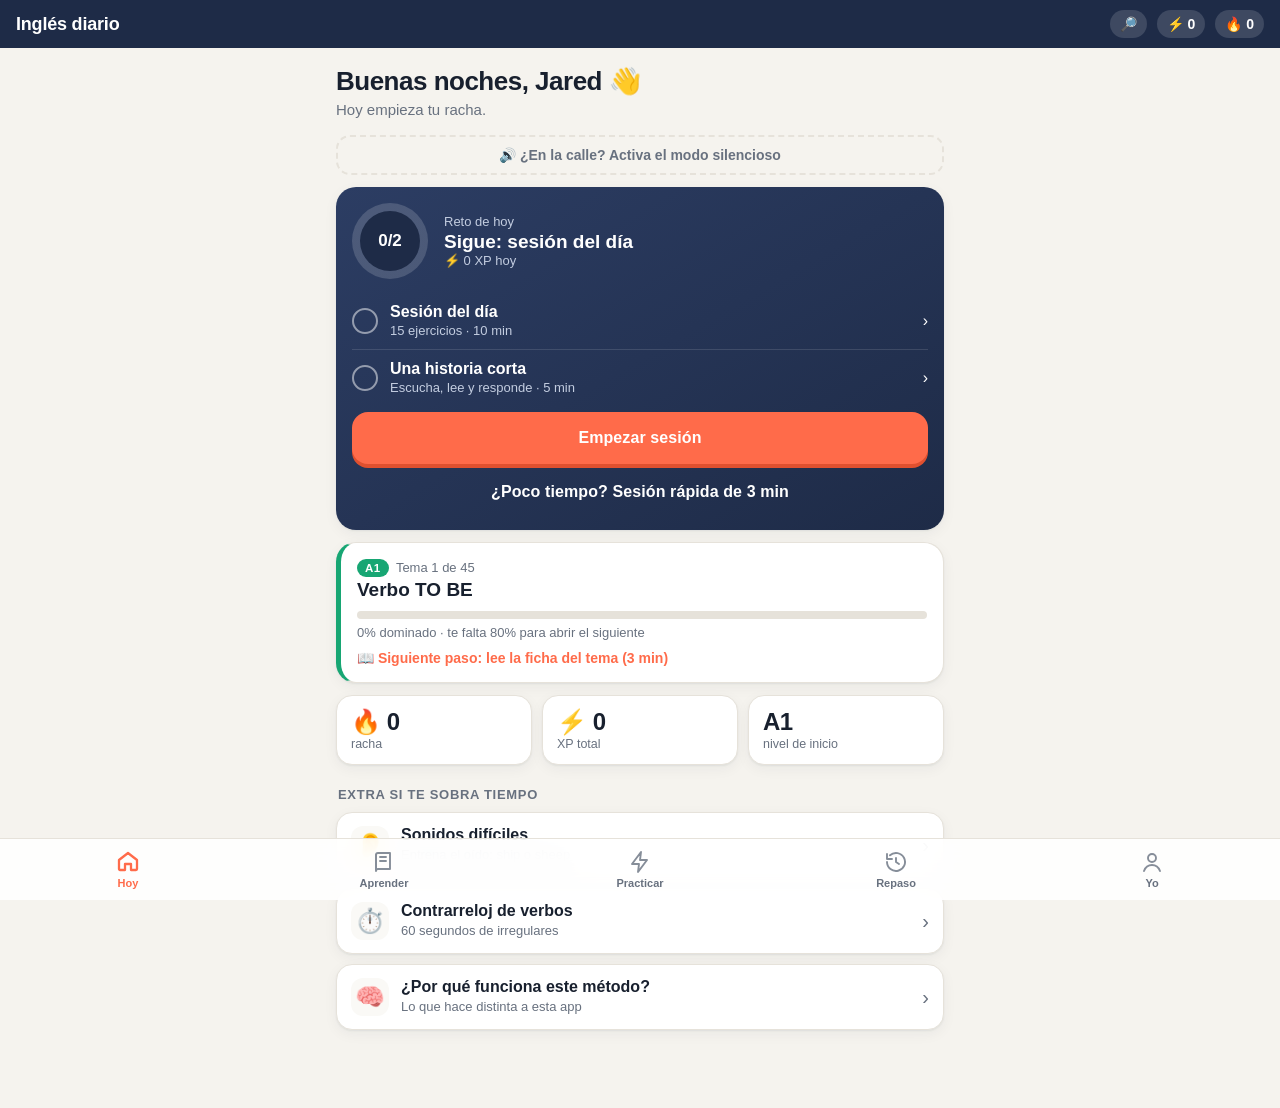
<file: index.html>
<!DOCTYPE html>
<html lang="es">
<head>
  <meta charset="utf-8">
  <meta name="viewport" content="width=device-width, initial-scale=1, viewport-fit=cover">
  <title>Inglés diario</title>
  <meta name="description" content="Práctica diaria de inglés personalizada: ejercicios mezclados, historias, dictado y speaking. Funciona sin internet.">
  <meta name="theme-color" content="#1e2b47">
  <meta name="apple-mobile-web-app-capable" content="yes">
  <meta name="mobile-web-app-capable" content="yes">
  <meta name="apple-mobile-web-app-status-bar-style" content="black-translucent">
  <meta name="apple-mobile-web-app-title" content="Inglés">
  <link rel="apple-touch-icon" href="apple-touch-icon.png">
  <link rel="icon" type="image/png" href="icon-192.png">
  <link rel="manifest" href="manifest.webmanifest">
  <link rel="stylesheet" href="styles.css">
</head>
<body>
  <header class="topbar">
    <button class="back" id="back" aria-label="Regresar" hidden>&larr;</button>
    <h1 id="title">Inglés diario</h1>
    <a class="pill" href="#/buscar" aria-label="Buscar" title="Buscar">🔎</a>
    <span class="pill" id="xp" title="XP de hoy">⚡ 0</span>
    <span class="pill" id="streak" title="Días seguidos">🔥 0</span>
  </header>

  <main id="view" tabindex="-1"></main>

  <nav class="tabs" aria-label="Secciones">
    <a href="#/" data-tab="home"><svg class="ico" viewBox="0 0 24 24" aria-hidden="true"><path d="M3 11l9-7 9 7v9a1 1 0 0 1-1 1h-5v-6H9v6H4a1 1 0 0 1-1-1z"/></svg>Hoy</a>
    <a href="#/aprender" data-tab="aprender"><svg class="ico" viewBox="0 0 24 24" aria-hidden="true"><path d="M4 5a2 2 0 0 1 2-2h12v16H6a2 2 0 0 0-2 2z"/><path d="M4 19V5"/><path d="M8 7h6M8 11h6"/></svg>Aprender</a>
    <a href="#/practicar" data-tab="practicar"><svg class="ico" viewBox="0 0 24 24" aria-hidden="true"><path d="M13 2L4 14h7l-1 8 9-12h-7z"/></svg>Practicar</a>
    <a href="#/repaso" data-tab="repaso"><svg class="ico" viewBox="0 0 24 24" aria-hidden="true"><path d="M3 12a9 9 0 1 0 3-6.7"/><path d="M3 4v5h5"/><path d="M12 8v4l3 2"/></svg>Repaso</a>
    <a href="#/progreso" data-tab="progreso"><svg class="ico" viewBox="0 0 24 24" aria-hidden="true"><circle cx="12" cy="8" r="4"/><path d="M4 21c1.5-4 4.5-6 8-6s6.5 2 8 6"/></svg>Yo</a>
  </nav>

  <div class="toast" id="toast" role="status" aria-live="polite"></div>

  <script src="data.js"></script>
  <script src="extra.js"></script>
  <script src="a1.js"></script>
  <script src="errors.js"></script>
  <script src="a2.js"></script>
  <script src="b1.js"></script>
  <script src="b2.js"></script>
  <script src="dict.js"></script>
  <script src="content.js"></script>
  <script src="app.js"></script>
</body>
</html>
</file>
<file: styles.css>
/* Inglés diario · v4 · sistema visual */
:root {
  --bg: #f5f3ee;
  --card: #ffffff;
  --card-2: #faf9f6;
  --ink: #18202e;
  --muted: #68717f;
  --line: #e6e2da;
  --navy: #1e2b47;
  --navy-2: #2c3d63;
  --accent: #ff6b4a;
  --accent-d: #e0502f;
  --accent-soft: #ffe7df;
  --good: #22a06b;
  --good-d: #188055;
  --good-soft: #dcf5e9;
  --bad: #e04848;
  --bad-d: #b83434;
  --bad-soft: #fde3e3;
  --gold: #f5b800;
  --shadow: 0 1px 2px rgba(20, 30, 50, .06), 0 4px 14px rgba(20, 30, 50, .05);
  --radius: 20px;
  --tab-h: 62px;
  font-family: -apple-system, BlinkMacSystemFont, "SF Pro Text", "Segoe UI", Roboto, sans-serif;
  color-scheme: light dark;
}
@media (prefers-color-scheme: dark) {
  :root {
    --bg: #0f141d; --card: #182030; --card-2: #1c2536; --ink: #edf0f5; --muted: #9ba5b6; --line: #2a3446;
    --navy: #0b1220; --navy-2: #24324f; --accent-soft: #3b2720; --good-soft: #163428; --bad-soft: #3d1f23;
    --shadow: 0 1px 2px rgba(0, 0, 0, .3);
  }
}
* { box-sizing: border-box; -webkit-tap-highlight-color: transparent; }
html, body { margin: 0; background: var(--bg); color: var(--ink); }
html.big body { zoom: 1.12; }
body { min-height: 100vh; padding-bottom: calc(var(--tab-h) + env(safe-area-inset-bottom)); -webkit-font-smoothing: antialiased; }
button { cursor: pointer; }
:focus-visible { outline: 3px solid var(--accent); outline-offset: 2px; }
@media (prefers-reduced-motion: reduce) { * { transition: none !important; animation: none !important; } }

/* Barra superior */
.topbar { position: sticky; top: 0; z-index: 6; display: flex; align-items: center; gap: 10px;
  padding: calc(10px + env(safe-area-inset-top)) 16px 10px; background: var(--navy); color: #fff; }
.topbar h1 { flex: 1; margin: 0; font-size: 18px; font-weight: 750; letter-spacing: -.2px; white-space: nowrap; overflow: hidden; text-overflow: ellipsis; }
.back { background: none; border: 0; color: #fff; font-size: 24px; min-width: 40px; min-height: 40px; margin-left: -8px; }
.pill { background: rgba(255, 255, 255, .14); padding: 6px 10px; border-radius: 999px; font-weight: 750; font-size: 14px; white-space: nowrap; }

main { padding: 16px; max-width: 640px; margin: 0 auto; outline: none; }

/* Pestañas */
.tabs { position: fixed; left: 0; right: 0; bottom: 0; z-index: 6; display: grid; grid-template-columns: repeat(5, 1fr);
  height: calc(var(--tab-h) + env(safe-area-inset-bottom)); padding-bottom: env(safe-area-inset-bottom);
  background: color-mix(in srgb, var(--card) 88%, transparent); backdrop-filter: blur(14px); -webkit-backdrop-filter: blur(14px);
  border-top: 1px solid var(--line); }
.tabs a { display: flex; flex-direction: column; align-items: center; justify-content: center; gap: 3px; color: var(--muted);
  text-decoration: none; font-size: 11px; font-weight: 650; }
.tabs a .ico { font-size: 21px; line-height: 1; filter: grayscale(1); opacity: .7; transition: .15s; }
.tabs a.active { color: var(--accent); }
.tabs a.active .ico { filter: none; opacity: 1; transform: translateY(-1px); }

/* Modo enfoque (ejercicios) */
body.focus .topbar, body.focus .tabs { display: none; }
body.focus { padding-bottom: 0; }
body.focus main { padding-top: calc(12px + env(safe-area-inset-top)); padding-bottom: 240px; }
.ex-top { display: flex; align-items: center; gap: 12px; margin-bottom: 18px; }
.ex-top .progress { flex: 1; height: 12px; }
.x { border: 0; background: none; color: var(--muted); font-size: 22px; min-width: 40px; min-height: 40px; margin-left: -8px; }
.xp-pill { font-weight: 800; color: var(--gold); font-size: 15px; white-space: nowrap; }
.ex-kind { font-size: 13px; font-weight: 750; text-transform: uppercase; letter-spacing: .6px; color: var(--accent); margin-bottom: 6px; }
.ex-kind .again-tag { color: var(--muted); text-transform: none; letter-spacing: 0; font-weight: 600; }
.prompt { font-size: 23px; font-weight: 750; line-height: 1.3; letter-spacing: -.3px; margin: 2px 0 6px; }
.prompt-es { color: var(--muted); font-size: 16px; margin: 0 0 16px; }

/* Barra de acción inferior */
.actionbar { position: fixed; left: 0; right: 0; bottom: 0; z-index: 8; background: var(--bg);
  border-top: 1px solid var(--line); padding: 12px 16px calc(14px + env(safe-area-inset-bottom)); transition: background .2s; }
.actionbar.empty { display: none; }
.actionbar.ok { background: var(--good-soft); border-color: transparent; }
.actionbar.no { background: var(--bad-soft); border-color: transparent; }
.ab-in { max-width: 640px; margin: 0 auto; }
.fb-title { font-size: 20px; font-weight: 800; margin-bottom: 6px; }
.actionbar.ok .fb-title { color: var(--good-d); }
.actionbar.no .fb-title { color: var(--bad-d); }
@media (prefers-color-scheme: dark) { .actionbar.ok .fb-title { color: #5fd3a0; } .actionbar.no .fb-title { color: #ff8a8a; } }
.fb-body { font-size: 15px; line-height: 1.45; max-height: 34vh; overflow-y: auto; margin-bottom: 10px; }
.fb-tools { display: flex; gap: 8px; margin-bottom: 10px; flex-wrap: wrap; }
.tool { border: 0; background: rgba(127, 127, 127, .14); color: var(--ink); border-radius: 999px; padding: 7px 12px; font: inherit; font-size: 14px; font-weight: 650; }
.tool.on { background: var(--gold); color: #1b1b1b; }
.ab-btns { display: flex; gap: 10px; }
.ab-btns .btn { flex: 1; }
.rule { margin-top: 8px; padding: 8px 10px; border-radius: 10px; background: rgba(127, 127, 127, .1); font-size: 14px; }

/* Botones (con relieve) */
.btn { display: inline-flex; align-items: center; justify-content: center; gap: 6px; border: 0; border-radius: 16px;
  min-height: 52px; padding: 12px 16px; font: inherit; font-weight: 800; font-size: 16px; letter-spacing: .1px;
  background: var(--accent); color: #fff; width: 100%; text-decoration: none; box-shadow: 0 4px 0 var(--accent-d);
  transition: transform .06s, box-shadow .06s; }
.btn:active:not(:disabled) { transform: translateY(3px); box-shadow: 0 1px 0 var(--accent-d); }
.btn.secondary { background: var(--card); color: var(--ink); box-shadow: 0 0 0 1.5px var(--line) inset, 0 4px 0 var(--line); }
.btn.secondary:active:not(:disabled) { box-shadow: 0 0 0 1.5px var(--line) inset, 0 1px 0 var(--line); }
.btn.ghost { background: transparent; color: var(--accent); box-shadow: none; min-height: 44px; }
.btn.again { background: var(--bad); box-shadow: 0 4px 0 var(--bad-d); }
.btn.easy { background: var(--good); box-shadow: 0 4px 0 var(--good-d); }
.btn.good { background: var(--navy-2); box-shadow: 0 4px 0 var(--navy); }
.btn.sm { min-height: 44px; font-size: 14px; padding: 8px 10px; }
.btn:disabled { background: var(--line); color: var(--muted); box-shadow: none; cursor: default; }
.btns { display: grid; gap: 12px; grid-template-columns: repeat(auto-fit, minmax(100px, 1fr)); margin-top: 14px; }

/* Botones de audio */
.audio { display: flex; align-items: center; justify-content: center; gap: 14px; margin: 10px 0 20px; }
.play { width: 88px; height: 88px; border-radius: 26px; border: 0; background: var(--accent); color: #fff; font-size: 34px;
  box-shadow: 0 5px 0 var(--accent-d); }
.play:active { transform: translateY(3px); box-shadow: 0 2px 0 var(--accent-d); }
.play.slow { width: 60px; height: 60px; border-radius: 20px; font-size: 24px; background: var(--card); box-shadow: 0 0 0 1.5px var(--line) inset, 0 4px 0 var(--line); }

/* Tipografía */
h2 { font-size: 22px; margin: 4px 0 4px; letter-spacing: -.3px; }
h3 { font-size: 13px; margin: 22px 2px 10px; text-transform: uppercase; letter-spacing: .7px; color: var(--muted); font-weight: 750; }
p.sub { margin: 0 0 14px; color: var(--muted); font-size: 15px; line-height: 1.45; }
.muted { color: var(--muted); }
.small { font-size: 13px; }
.center { text-align: center; }
.acc { color: var(--accent); }
.t { font-weight: 700; }

/* Tarjetas y listas */
.card { background: var(--card); border-radius: var(--radius); padding: 16px; margin-bottom: 12px; box-shadow: var(--shadow); border: 1px solid var(--line); }
a.card { display: block; text-decoration: none; color: inherit; }
.hero { background: linear-gradient(150deg, var(--navy-2), var(--navy)); color: #fff; border: 0; }
.hero .muted { color: #c3cde0; }
.list { display: grid; gap: 10px; }
.row { display: flex; align-items: center; gap: 12px; text-decoration: none; color: inherit; background: var(--card);
  border: 1px solid var(--line); border-radius: 16px; padding: 13px 14px; width: 100%; text-align: left; font: inherit; min-height: 60px; box-shadow: var(--shadow); }
.row:active { transform: scale(.99); }
.row .emoji { font-size: 24px; width: 38px; height: 38px; display: grid; place-items: center; border-radius: 12px; background: var(--card-2); flex: none; }
.row .grow { flex: 1; min-width: 0; }
.row .d { color: var(--muted); font-size: 13px; margin-top: 2px; line-height: 1.35; }
.row .chev { color: var(--muted); font-size: 20px; }
.row.current { border: 2px solid var(--accent); }
.badge { background: var(--accent-soft); color: var(--accent); font-weight: 750; font-size: 13px; padding: 4px 9px; border-radius: 999px; white-space: nowrap; }
.badge.done { background: var(--good-soft); color: var(--good); }
.big-t { font-size: 19px; font-weight: 800; margin-top: 2px; }

/* Inicio */
.hello { font-size: 26px; font-weight: 800; letter-spacing: -.5px; margin: 2px 0 2px; }
.hero-grid { display: flex; align-items: center; gap: 16px; margin-bottom: 14px; }
.ring { --p: 0; width: 76px; height: 76px; border-radius: 50%; flex: none; display: grid; place-items: center;
  background: conic-gradient(var(--accent) calc(var(--p) * 1%), rgba(255, 255, 255, .16) 0); }
.ring > span { width: 60px; height: 60px; border-radius: 50%; background: var(--navy); display: grid; place-items: center; font-weight: 800; font-size: 17px; }
.task { display: flex; align-items: center; gap: 12px; padding: 10px 0; border-top: 1px solid rgba(255, 255, 255, .12); text-decoration: none; color: inherit; }
.task:first-of-type { border-top: 0; }
.task .grow { flex: 1; }
.task .check { width: 26px; height: 26px; border-radius: 50%; border: 2px solid rgba(255, 255, 255, .5); display: grid; place-items: center; font-size: 14px; flex: none; }
.task.ok .check { background: var(--good); border-color: var(--good); }
.task.ok b { text-decoration: line-through; opacity: .75; }
.hero .btn { margin-top: 6px; }
.notice { border: 2px solid var(--accent); }

.stats { display: grid; grid-template-columns: repeat(2, 1fr); gap: 10px; }
.stats.three { grid-template-columns: repeat(3, 1fr); }
.stat { background: var(--card); border: 1px solid var(--line); border-radius: 16px; padding: 12px 14px; box-shadow: var(--shadow); }
.stat b { display: block; font-size: 24px; letter-spacing: -.5px; }
.stat span { color: var(--muted); font-size: 12.5px; line-height: 1.3; display: block; }

/* Progreso */
.progress { height: 8px; background: var(--line); border-radius: 999px; overflow: hidden; }
.progress > span { display: block; height: 100%; background: var(--accent); border-radius: 999px; transition: width .35s; }
.hero .progress { background: rgba(255, 255, 255, .18); }
.progress.thin { height: 5px; margin-top: 8px; }
.progress.good > span { background: var(--good); }
.bars { display: grid; grid-template-columns: repeat(7, 1fr); gap: 8px; align-items: end; height: 120px; }
.bars div { display: flex; flex-direction: column; align-items: center; justify-content: flex-end; height: 100%; gap: 4px; font-size: 11px; color: var(--muted); }
.bars i { display: block; width: 100%; max-width: 30px; border-radius: 8px 8px 4px 4px; background: var(--accent); min-height: 4px; }
.bars i.zero { background: var(--line); }
.bars b { font-size: 11px; color: var(--ink); }
.cal { display: grid; grid-template-columns: repeat(7, 1fr); gap: 6px; }
.cal span { aspect-ratio: 1; border-radius: 9px; background: var(--line); display: grid; place-items: center; font-size: 11px; color: var(--muted); }
.cal span.part { background: var(--accent-soft); color: var(--accent); }
.cal span.full { background: var(--good); color: #fff; }

/* Unidades */
.unum { width: 38px; height: 38px; border-radius: 50%; display: grid; place-items: center; background: var(--accent-soft); color: var(--accent); font-weight: 800; flex: none; }
.unum.done { background: var(--good); color: #fff; }
ul.idea { margin: 10px 0 0; padding-left: 20px; }
ul.idea li { margin-bottom: 8px; font-size: 16px; line-height: 1.45; }

/* Opciones */
.opt { display: block; width: 100%; text-align: left; font: inherit; font-size: 17px; padding: 15px 16px; margin-bottom: 10px; min-height: 56px;
  border-radius: 16px; border: 2px solid var(--line); background: var(--card); color: var(--ink); box-shadow: 0 3px 0 var(--line); }
.opt:active { transform: translateY(2px); box-shadow: 0 1px 0 var(--line); }
.opt.right { border-color: var(--good); background: var(--good-soft); box-shadow: 0 3px 0 var(--good); }
.opt.wrong { border-color: var(--bad); background: var(--bad-soft); box-shadow: 0 3px 0 var(--bad); }
.opt:disabled { cursor: default; }
.feedback { padding: 12px 14px; border-radius: 14px; margin: 6px 0 12px; font-size: 15px; line-height: 1.45; }
.feedback.ok { background: var(--good-soft); }
.feedback.no { background: var(--bad-soft); }

/* Fichas para ordenar */
.built { min-height: 64px; border-bottom: 2px solid var(--line); padding: 8px 0; display: flex; flex-wrap: wrap; gap: 8px; align-items: center; margin-bottom: 18px; }
.built .ph { color: var(--muted); font-size: 14px; }
.tiles { display: flex; flex-wrap: wrap; gap: 9px; justify-content: center; }
.tile { font: inherit; font-size: 17px; font-weight: 650; padding: 10px 14px; border-radius: 14px; border: 2px solid var(--line); background: var(--card); color: var(--ink); box-shadow: 0 3px 0 var(--line); }
.tile:active { transform: translateY(2px); box-shadow: 0 1px 0 var(--line); }
.tile:disabled { color: transparent; background: var(--line); box-shadow: none; }

/* Texto */
input[type=text], input[type=search], textarea { width: 100%; font: inherit; font-size: 18px; padding: 15px; border-radius: 16px;
  border: 2px solid var(--line); background: var(--card); color: var(--ink); }
textarea { min-height: 110px; resize: vertical; font-size: 16px; }
input:focus, textarea:focus { outline: none; border-color: var(--accent); }
.hint-box { margin: 10px 0 0; font-size: 15px; color: var(--muted); letter-spacing: .5px; }
.diff { margin: 6px 0; font-size: 17px; line-height: 1.7; }
.diff span { padding: 1px 4px; border-radius: 6px; }
.diff .hit { background: rgba(34, 160, 107, .18); }
.diff .miss { background: rgba(224, 72, 72, .2); text-decoration: underline; }
.sol b { font-size: 17px; }

/* Tarjetas de memoria */
.flash { min-height: 270px; display: flex; flex-direction: column; justify-content: center; align-items: center; text-align: center;
  background: var(--card); border: 1px solid var(--line); border-radius: 26px; padding: 24px; cursor: pointer; user-select: none; box-shadow: var(--shadow); }
.flash .front { font-size: 30px; font-weight: 800; letter-spacing: -.5px; }
.flash .back { font-size: 22px; font-weight: 750; color: var(--accent); margin-top: 16px; }
.flash .note { font-size: 15px; color: var(--muted); margin-top: 10px; }
.flash .hint { font-size: 13px; color: var(--muted); margin-top: 18px; }
.speak { border: 0; background: var(--accent-soft); color: var(--accent); border-radius: 999px; padding: 9px 15px; font: inherit; font-weight: 750; margin-top: 14px; }
.speak.inline { margin: 4px 2px 0; padding: 5px 11px; font-size: 14px; }
.counter { display: flex; justify-content: space-between; color: var(--muted); font-size: 13px; margin-bottom: 8px; }

/* Chips */
.chips { display: flex; gap: 8px; flex-wrap: wrap; margin-bottom: 12px; }
.chip { border: 2px solid var(--line); background: var(--card); color: var(--ink); border-radius: 999px; padding: 8px 14px; font: inherit; font-size: 14.5px; font-weight: 650; min-height: 40px; }
.chip.on { background: var(--navy-2); color: #fff; border-color: var(--navy-2); }

/* Historias */
.story .line { padding: 11px 0; border-bottom: 1px solid var(--line); display: flex; flex-wrap: wrap; gap: 6px; align-items: baseline; }
.story .line:last-child { border-bottom: 0; }
.story .en { flex: 1; font-size: 17.5px; line-height: 1.5; cursor: pointer; }
.story .en.playing { color: var(--accent); }
.mini { border: 1.5px solid var(--line); background: transparent; color: var(--muted); border-radius: 9px; font-size: 12px; font-weight: 750; padding: 4px 8px; min-width: 34px; min-height: 30px; }
.mini.on { background: var(--gold); border-color: var(--gold); color: #1b1b1b; }
.story .es { width: 100%; color: var(--muted); font-size: 15px; }

/* Otros */
.big { font-size: 46px; font-weight: 850; text-align: center; letter-spacing: -1px; }
.timer { font-size: 58px; font-weight: 850; text-align: center; font-variant-numeric: tabular-nums; }
table { width: 100%; border-collapse: collapse; font-size: 14px; }
td, th { text-align: left; padding: 10px 6px; border-bottom: 1px solid var(--line); vertical-align: top; }
tr:last-child td { border-bottom: 0; }
th { color: var(--muted); font-weight: 650; font-size: 12px; text-transform: uppercase; letter-spacing: .4px; }
.phrases { display: flex; flex-wrap: wrap; gap: 8px; }
.phrases button { font: inherit; font-size: 15px; border: 1.5px solid var(--line); background: var(--card); color: var(--ink); border-radius: 12px; padding: 10px 12px; text-align: left; }
pre.report { white-space: pre-wrap; background: var(--card); border: 1px solid var(--line); border-radius: 16px; padding: 14px; font-size: 13px; line-height: 1.45; user-select: text; -webkit-user-select: text; }
.mistakes .row { min-height: 0; padding: 10px 12px; }
.setting { display: flex; align-items: center; justify-content: space-between; gap: 12px; padding: 12px 0; border-bottom: 1px solid var(--line); }
.setting:last-child { border-bottom: 0; }
.switch { width: 52px; height: 32px; border-radius: 999px; border: 0; background: var(--line); position: relative; flex: none; }
.switch::after { content: ""; position: absolute; top: 3px; left: 3px; width: 26px; height: 26px; border-radius: 50%; background: #fff; transition: .2s; box-shadow: 0 1px 3px rgba(0,0,0,.25); }
.switch.on { background: var(--good); }
.switch.on::after { left: 23px; }

/* Bienvenida */
.welcome { padding-top: 8px; }
.welcome .logo { font-size: 54px; text-align: center; }
.welcome h2 { text-align: center; font-size: 26px; }
.welcome label { display: block; font-weight: 750; margin: 20px 0 8px; }

/* Hoja modal */
.sheet-bg { position: fixed; inset: 0; z-index: 20; background: rgba(10, 15, 25, .45); display: flex; align-items: flex-end; animation: fade .15s; }
.sheet { width: 100%; max-width: 640px; margin: 0 auto; background: var(--card); border-radius: 24px 24px 0 0; padding: 22px 18px calc(18px + env(safe-area-inset-bottom)); display: grid; gap: 10px; animation: up .2s; }
.sheet h2 { margin: 0; }
@keyframes fade { from { opacity: 0; } }
@keyframes up { from { transform: translateY(30px); opacity: .5; } }
@keyframes pop { 50% { transform: scale(1.06); } }
.pop { animation: pop .3s; }

.toast { position: fixed; left: 50%; bottom: calc(var(--tab-h) + 16px + env(safe-area-inset-bottom)); transform: translateX(-50%) translateY(20px);
  background: var(--ink); color: var(--bg); padding: 10px 16px; border-radius: 999px; font-weight: 650; font-size: 14px; opacity: 0; transition: .25s; pointer-events: none; z-index: 30; max-width: 90vw; text-align: center; }
.toast.show { opacity: 1; transform: translateX(-50%) translateY(0); }
body.focus .toast { bottom: auto; top: calc(6px + env(safe-area-inset-top)); }
.mini.star:not(.on), #t-save:not(.on) { filter: grayscale(1); opacity: .55; }
@media (prefers-color-scheme: dark) {
  .chip.on { background: var(--accent); border-color: var(--accent); }
  .hero { background: linear-gradient(150deg, #2a3a5e, #1a2540); }
  .ring > span { background: #1f2c4a; }
}

/* Guía completa */
.guide-head h2 { margin-top: 2px; }
.toc { margin-top: 10px; background: var(--card); border: 1px solid var(--line); border-radius: 14px; padding: 0 12px; }
.toc summary { padding: 12px 2px; font-weight: 750; cursor: pointer; }
.toc-i { display: block; width: 100%; text-align: left; border: 0; border-top: 1px solid var(--line); background: none; color: var(--ink); font: inherit; font-size: 15px; padding: 11px 2px; }
.guide { font-size: 16.5px; line-height: 1.6; margin-top: 10px; }
.guide h2 { font-size: 21px; margin: 30px 0 10px; padding-top: 14px; border-top: 2px solid var(--line); scroll-margin-top: 70px; }
.guide h3 { font-size: 17px; text-transform: none; letter-spacing: -.1px; color: var(--ink); margin: 22px 0 8px; scroll-margin-top: 70px; }
.guide h4 { font-size: 16px; margin: 16px 0 6px; }
.guide p { margin: 0 0 12px; }
.guide ul, .guide ol { padding-left: 22px; margin: 0 0 14px; }
.guide li { margin-bottom: 6px; }
.guide a { color: var(--accent); font-weight: 600; }
.guide i { color: var(--navy-2); font-style: italic; cursor: pointer; border-bottom: 1px dotted var(--muted); }
.guide i.saying { background: var(--accent-soft); border-radius: 4px; }
@media (prefers-color-scheme: dark) { .guide i { color: #9fb6e6; } }
.tbl { overflow-x: auto; margin: 0 -16px 16px; padding: 0 16px; -webkit-overflow-scrolling: touch; }
.tbl table { min-width: 100%; font-size: 14px; background: var(--card); border: 1px solid var(--line); border-radius: 12px; border-collapse: separate; border-spacing: 0; overflow: hidden; }
.tbl th { background: var(--card-2); color: var(--ink); text-transform: none; letter-spacing: 0; font-size: 13px; }
.tbl td, .tbl th { padding: 9px 10px; min-width: 90px; }
.guide figure { margin: 6px -4px 18px; background: #fff; border-radius: 14px; padding: 8px; border: 1px solid var(--line); }
.guide figure img { width: 100%; height: auto; display: block; cursor: zoom-in; }
.guide figcaption { font-size: 12.5px; color: #68717f; text-align: center; margin-top: 6px; }
details.ans { background: var(--card); border: 2px dashed var(--line); border-radius: 14px; padding: 0 12px; margin: 8px 0 16px; }
details.ans summary { padding: 13px 2px; font-weight: 750; cursor: pointer; color: var(--accent); }
details.ans[open] summary { border-bottom: 1px solid var(--line); margin-bottom: 10px; }
.fab { position: fixed; right: 16px; bottom: calc(var(--tab-h) + 16px + env(safe-area-inset-bottom)); width: 48px; height: 48px; border-radius: 50%; border: 0; background: var(--navy-2); color: #fff; font-size: 22px; box-shadow: 0 4px 14px rgba(0,0,0,.25); z-index: 5; }
.resume { position: sticky; top: 70px; z-index: 4; display: block; margin: 0 auto 10px; border: 0; background: var(--accent); color: #fff; font: inherit; font-weight: 750; padding: 10px 16px; border-radius: 999px; box-shadow: 0 4px 14px rgba(0,0,0,.2); }
.zoom { position: fixed; inset: 0; z-index: 25; background: rgba(10,15,25,.92); overflow: auto; display: flex; flex-direction: column; align-items: flex-start; padding: calc(16px + env(safe-area-inset-top)) 12px 16px; }
.zoom img { width: 180%; max-width: none; background: #fff; border-radius: 10px; }
.zoom .btn { position: fixed; top: calc(12px + env(safe-area-inset-top)); right: 12px; width: auto; }

/* Modo silencioso y nuevos ejercicios */
.silent-t { display: block; width: 100%; border: 2px dashed var(--line); background: transparent; color: var(--muted); font: inherit; font-weight: 700; font-size: 14px; border-radius: 14px; padding: 10px 12px; margin-bottom: 12px; }
.silent-t.on { border-style: solid; border-color: var(--navy-2); background: var(--navy-2); color: #fff; }
.tile.right { border-color: var(--good); background: var(--good-soft); box-shadow: 0 3px 0 var(--good); }
.tile.wrong { border-color: var(--bad); background: var(--bad-soft); box-shadow: 0 3px 0 var(--bad); }
.fixw { justify-content: flex-start; margin-top: 8px; }
.fixw .tile { font-size: 19px; }
.match { display: grid; grid-template-columns: 1fr 1fr; gap: 10px; }
.match > div { display: grid; gap: 10px; align-content: start; }
.mt { font: inherit; font-size: 16px; font-weight: 650; min-height: 56px; padding: 10px; border-radius: 14px; border: 2px solid var(--line); background: var(--card); color: var(--ink); box-shadow: 0 3px 0 var(--line); }
.mt.sel { border-color: var(--navy-2); background: color-mix(in srgb, var(--navy-2) 12%, var(--card)); }
.mt.ok { border-color: var(--good); background: var(--good-soft); box-shadow: none; opacity: .55; }
.mt.bad { border-color: var(--bad); background: var(--bad-soft); animation: shake .3s; }
@keyframes shake { 25% { transform: translateX(-4px); } 75% { transform: translateX(4px); } }

/* ===== v10: diseño ===== */
:root { --a1: #17a673; --a2: #2f7de1; --b1: #8a5cf6; --b2: #e8792b; }
.tabs a .ico { width: 24px; height: 24px; fill: none; stroke: currentColor; stroke-width: 1.9; stroke-linecap: round; stroke-linejoin: round; filter: none; opacity: .8; }
.tabs a.active .ico { opacity: 1; stroke-width: 2.3; }
.lvl { display: inline-block; font-size: 11.5px; font-weight: 800; letter-spacing: .4px; color: #fff; padding: 3px 8px; border-radius: 999px; background: var(--muted); }
.lvl.a1 { background: var(--a1); } .lvl.a2 { background: var(--a2); } .lvl.b1 { background: var(--b1); } .lvl.b2 { background: var(--b2); }
.lvl-sec { margin: 0 0 22px; }
.lvl-head { display: flex; align-items: center; gap: 12px; margin: 8px 2px 10px; }
.lvl-head .lvl { font-size: 15px; padding: 7px 11px; border-radius: 12px; }
.lvl-sec.a1 .unum { background: color-mix(in srgb, var(--a1) 15%, transparent); color: var(--a1); }
.lvl-sec.a2 .unum { background: color-mix(in srgb, var(--a2) 15%, transparent); color: var(--a2); }
.lvl-sec.b1 .unum { background: color-mix(in srgb, var(--b1) 15%, transparent); color: var(--b1); }
.lvl-sec .unum.done { background: var(--good); color: #fff; }
.steps { display: flex; gap: 6px; margin-top: 7px; flex-wrap: wrap; }
.steps span { font-size: 11.5px; font-weight: 700; padding: 3px 7px; border-radius: 8px; background: var(--card-2); color: var(--muted); border: 1px solid var(--line); }
.steps span.on { background: var(--good-soft); color: var(--good-d); border-color: transparent; }
@media (prefers-color-scheme: dark) { .steps span.on { color: #5fd3a0; } }
.topic-card { border-left: 5px solid var(--accent); }
.topic-card.a1 { border-left-color: var(--a1); } .topic-card.a2 { border-left-color: var(--a2); } .topic-card.b1 { border-left-color: var(--b1); }
.topic-card .lvl { margin-right: 4px; }
.next-step { margin-top: 10px; font-size: 14px; font-weight: 700; color: var(--accent); }
.tema-head { background: var(--card); border: 1px solid var(--line); border-radius: var(--radius); padding: 16px; margin-bottom: 12px; border-top: 5px solid var(--accent); box-shadow: var(--shadow); }
.tema-head.a1 { border-top-color: var(--a1); } .tema-head.a2 { border-top-color: var(--a2); } .tema-head.b1 { border-top-color: var(--b1); }
.tema-head h2 { margin: 8px 0 2px; }
.seg { display: grid; grid-template-columns: repeat(3, 1fr); gap: 4px; background: var(--line); padding: 4px; border-radius: 14px; margin-bottom: 14px; }
.seg a { text-align: center; text-decoration: none; color: var(--muted); font-weight: 750; font-size: 13.5px; padding: 9px 4px; border-radius: 11px; }
.seg a.on { background: var(--card); color: var(--ink); box-shadow: var(--shadow); }

/* Ficha */
.ficha { display: grid; gap: 12px; }
.f-sec { background: var(--card); border: 1px solid var(--line); border-radius: 16px; padding: 14px; }
.f-sec h4 { margin: 0 0 8px; font-size: 15.5px; }
.f-sec p { margin: 0; line-height: 1.55; font-size: 16px; }
.f-sec ul { margin: 0; padding-left: 20px; } .f-sec li { margin-bottom: 7px; line-height: 1.5; }
.f-tt { font-weight: 750; font-size: 13px; color: var(--muted); text-transform: uppercase; letter-spacing: .4px; margin: 10px 0 6px; }
.f-sec .tbl { margin: 0 0 6px; padding: 0; }
.f-sec .tbl table { font-size: 14px; }
.f-que { border-left: 4px solid var(--accent); }
.f-es { background: color-mix(in srgb, var(--a1) 7%, var(--card)); }
.f-truco { background: color-mix(in srgb, var(--gold) 14%, var(--card)); border-color: transparent; }
.f-ex { display: grid; gap: 8px; }
.f-say { text-align: left; font: inherit; border: 1px solid var(--line); background: var(--card-2); color: var(--ink); border-radius: 12px; padding: 10px 12px; display: grid; gap: 2px; }
.f-say b { font-size: 16px; } .f-say span { color: var(--muted); font-size: 14px; }
.f-say::before { content: "🔊"; float: right; font-size: 13px; opacity: .6; }
.f-err { padding: 8px 0; border-top: 1px solid var(--line); } .f-err:first-of-type { border-top: 0; }
.f-err s { color: var(--bad); }

/* Hoja de ficha */
.sheet.tall { max-height: 92vh; display: flex; flex-direction: column; padding: 0; gap: 0; }
.sheet-head { display: flex; align-items: center; gap: 10px; padding: 16px 16px 10px; border-bottom: 1px solid var(--line); }
.sheet-head h2 { flex: 1; font-size: 19px; margin: 0; }
.sheet-body { overflow-y: auto; padding: 14px 16px calc(18px + env(safe-area-inset-bottom)); display: grid; gap: 12px; -webkit-overflow-scrolling: touch; }

/* Panel de error */
.cmp { display: flex; gap: 8px; align-items: baseline; flex-wrap: wrap; margin-bottom: 4px; }
.cmp .lab { font-size: 11.5px; font-weight: 800; text-transform: uppercase; letter-spacing: .4px; color: var(--muted); min-width: 92px; }
.cmp s { color: var(--bad-d); }
.why { margin-top: 10px; padding: 10px 12px; border-radius: 12px; background: rgba(127, 127, 127, .1); }
.why-t { font-weight: 800; font-size: 13px; text-transform: uppercase; letter-spacing: .4px; margin-bottom: 4px; }
.why ul { margin: 0; padding-left: 18px; } .why li { margin-bottom: 4px; } .why p { margin: 0; }
.ex-list { margin-top: 8px; } .ex-list .speak { margin: 4px 4px 0 0; }
.fb-body { max-height: 40vh; }
.tool.learn { background: var(--navy-2); color: #fff; }
.tool.ic { padding: 7px 10px; }
.tool:disabled { opacity: .7; }

/* Lecturas: tocar palabras */
.story .w { cursor: pointer; border-radius: 4px; }
.story .w.on { background: var(--accent-soft); }
.wpop { position: fixed; left: 12px; right: 12px; bottom: calc(var(--tab-h) + 14px + env(safe-area-inset-bottom)); z-index: 15; background: var(--ink); color: var(--bg); border-radius: 16px; padding: 12px 14px; box-shadow: 0 8px 24px rgba(0,0,0,.25); animation: up .15s; max-width: 600px; margin: 0 auto; }
.wpop b { font-size: 18px; } .wpop div { margin-top: 2px; }
.wpop .muted { color: color-mix(in srgb, var(--bg) 70%, transparent); }
.wpop .speak { position: absolute; right: 12px; top: 8px; }

/* Repaso */
.mini-btn { text-decoration: none; font-weight: 750; font-size: 13px; padding: 7px 10px; border-radius: 10px; border: 1.5px solid var(--line); color: var(--ink); white-space: nowrap; }
.mini-btn.on { background: var(--accent); border-color: var(--accent); color: #fff; }
.err-row { align-items: flex-start; } .err-row s { color: var(--bad-d); }
.row.topic { align-items: flex-start; }
.search-box { display: block; text-decoration: none; color: var(--muted); background: var(--card); border: 2px solid var(--line); border-radius: 16px; padding: 13px 15px; margin-bottom: 14px; font-weight: 600; }
a.pill { text-decoration: none; color: #fff; }
h3 .lvl { margin-right: 6px; vertical-align: 1px; }
</file>
